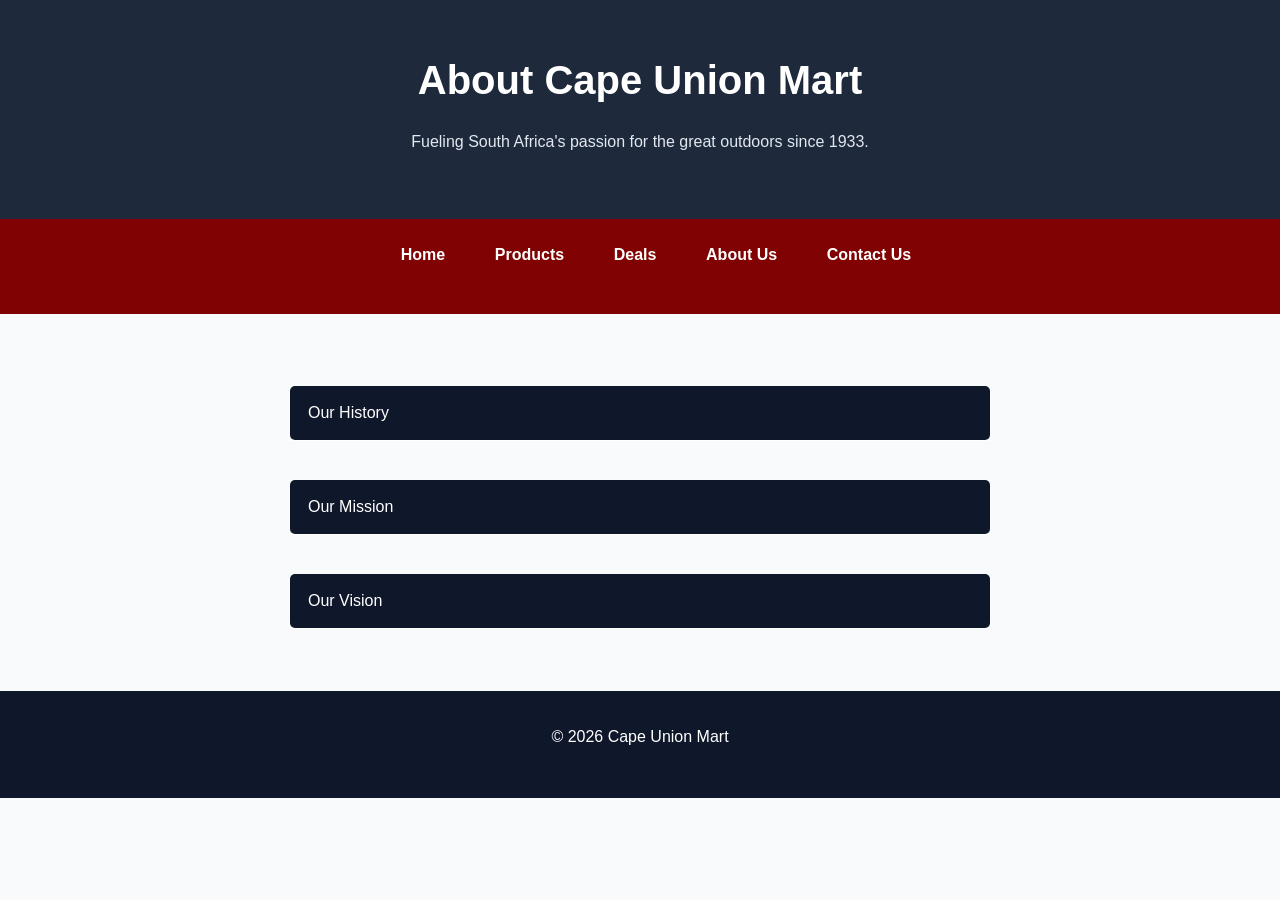
<file: aboutus.html>
<!-- 
    References & Technical Documentation Sources (SEO & Meta Tags):
    - Mozilla Developer Network. (2026). <meta>: The Metadata element. MDN Web Docs. Retrieved November 3, 2026, from https://developer.mozilla.org/en-US/docs/Web/HTML/Element/meta
    - Open Graph protocol. (2026). The Open Graph protocol specification. Open Graph. Retrieved November 3, 2026, from https://ogp.me/
    - X Corp. (2026). Getting Started with X Cards. X Developer Platform. Retrieved November 3, 2026, from https://developer.x.com/en/docs/x-for-websites/cards/overview/markup
    - Google Search Central. (2026). Introduction to robots.txt and Meta Tags. Google for Developers. Retrieved November 3, 2026, from https://developers.google.com/search/docs/crawling-indexing/robots-meta-tag
-->
<!DOCTYPE html>
<html lang="en">
<head>
    <meta charset="UTF-8">
    <meta name="viewport" content="width=device-width, initial-scale=1.0">

    <!-- SEO Meta Tags -->
   
    <meta name="description" content="Learn more about Cape Union Mart's rich history in equipping South African explorers for every trail, peak, and campsite since 1933.">
    <meta name="keywords" content="about Cape Union Mart, outdoor heritage, South African adventures, company history">
    <meta name="author" content="Cape Union Mart">
    <meta name="robots" content="index, follow">

    <!-- Open Graph Meta Tags (Social Media) -->
    <meta property="og:title" content="Cape Union Mart - About Us">
    <meta property="og:description" content="Learn more about our rich history in equipping South African explorers.">
    <meta property="og:type" content="website">
    <meta property="og:url" content="https://capeunionmart.co.za/aboutus.html">
    <meta property="og:image" content="https://capeunionmart.co.za/images/CapeUnionMart.jpg">

    <!-- Twitter Card Meta Tags -->
    <meta name="twitter:card" content="summary_large_image">
    <meta name="twitter:title" content="Cape Union Mart - About Us">
    <meta name="twitter:description" content="Learn more about our rich history in equipping South African explorers.">
    <meta name="twitter:image" content="https://capeunionmart.co.za/images/CapeUnionMart.jpg">

    <title>Cape Union Mart - About Us</title>
    <link rel="stylesheet" href="CSS/styles.css">
</head>
<body>

    <header>
        <h1>About Cape Union Mart</h1>
        <p>Fueling South Africa's passion for the great outdoors since 1933.</p>
    </header>

    <nav class="main-nav">
        <h2>Navigation</h2>
        <ul>
            <li><a href="Index.html">Home</a></li>
            <li><a href="products.html">Products</a></li>
            <li><a href="deals.html">Deals</a></li>
            <li><a href="aboutus.html">About Us</a></li>
            <li><a href="contactus.html">Contact Us</a></li>
        </ul>
    </nav>

    <main>

         <div class="accordion-container">

        <!--Accordion 1-->
        <button class="accordion" aria-expanded="false">
            Our History
        </button>

        <div class="panel">

            <p>
                 Founded in 1933 by Philip Krawitz, Cape Union Mart originated as an "Army and Navy Store" in Cape Town. Over
                 decades of innovation, quality service, and expansion, Cape Union Mart evolved into South Africa's favorite
                outdoor retail store, bringing top local and international brands to outdoor enthusiasts.
            </p>
        </div>

        <div class="accordion-container">

            <!--Accordion 2-->
            <button class="accordion" aria-expanded="false">
                Our Mission
            </button>

            <div class="panel">

                <p>
                    To equip our customers with high-performance gear and apparel, empowering everyone to explore, discover, and
                    enjoy the great outdoors safely and comfortably.
                </p>
            </div>

            <div class="accordion-container">

                <!--Accordion 3-->
                <button class="accordion" aria-expanded="false">
                    Our Vision
                </button>

            <div class="panel">

            <p>
                To remain South Africa's leading outdoor lifestyle retailer by inspiring adventure, delivering exceptional
                quality, and pioneering sustainable outdoor practices.
            </p>
        </div>

     </div>

       
    </main>

    

    <footer>
        <p>&copy; 2026 Cape Union Mart</p>
    </footer>

     <script src="Javascript/accordion.js"></script>

</body>
</html>
</file>
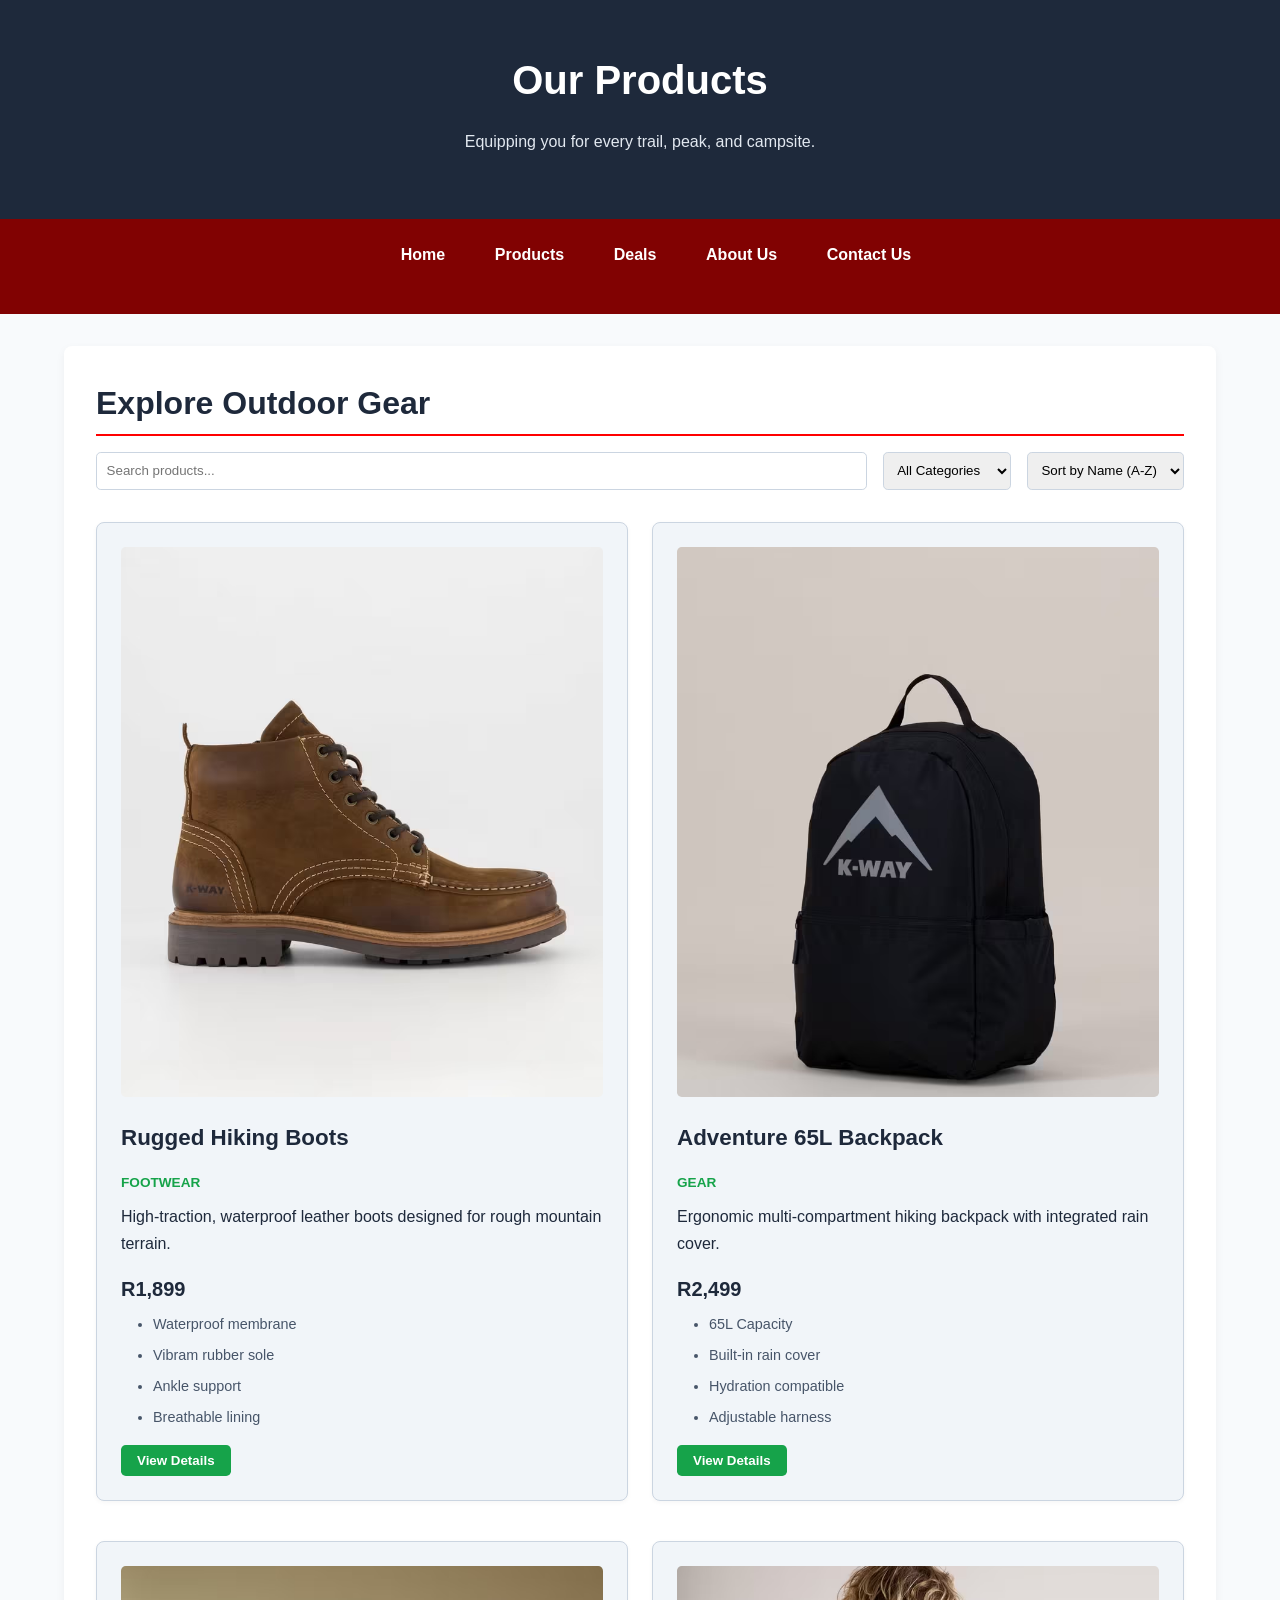
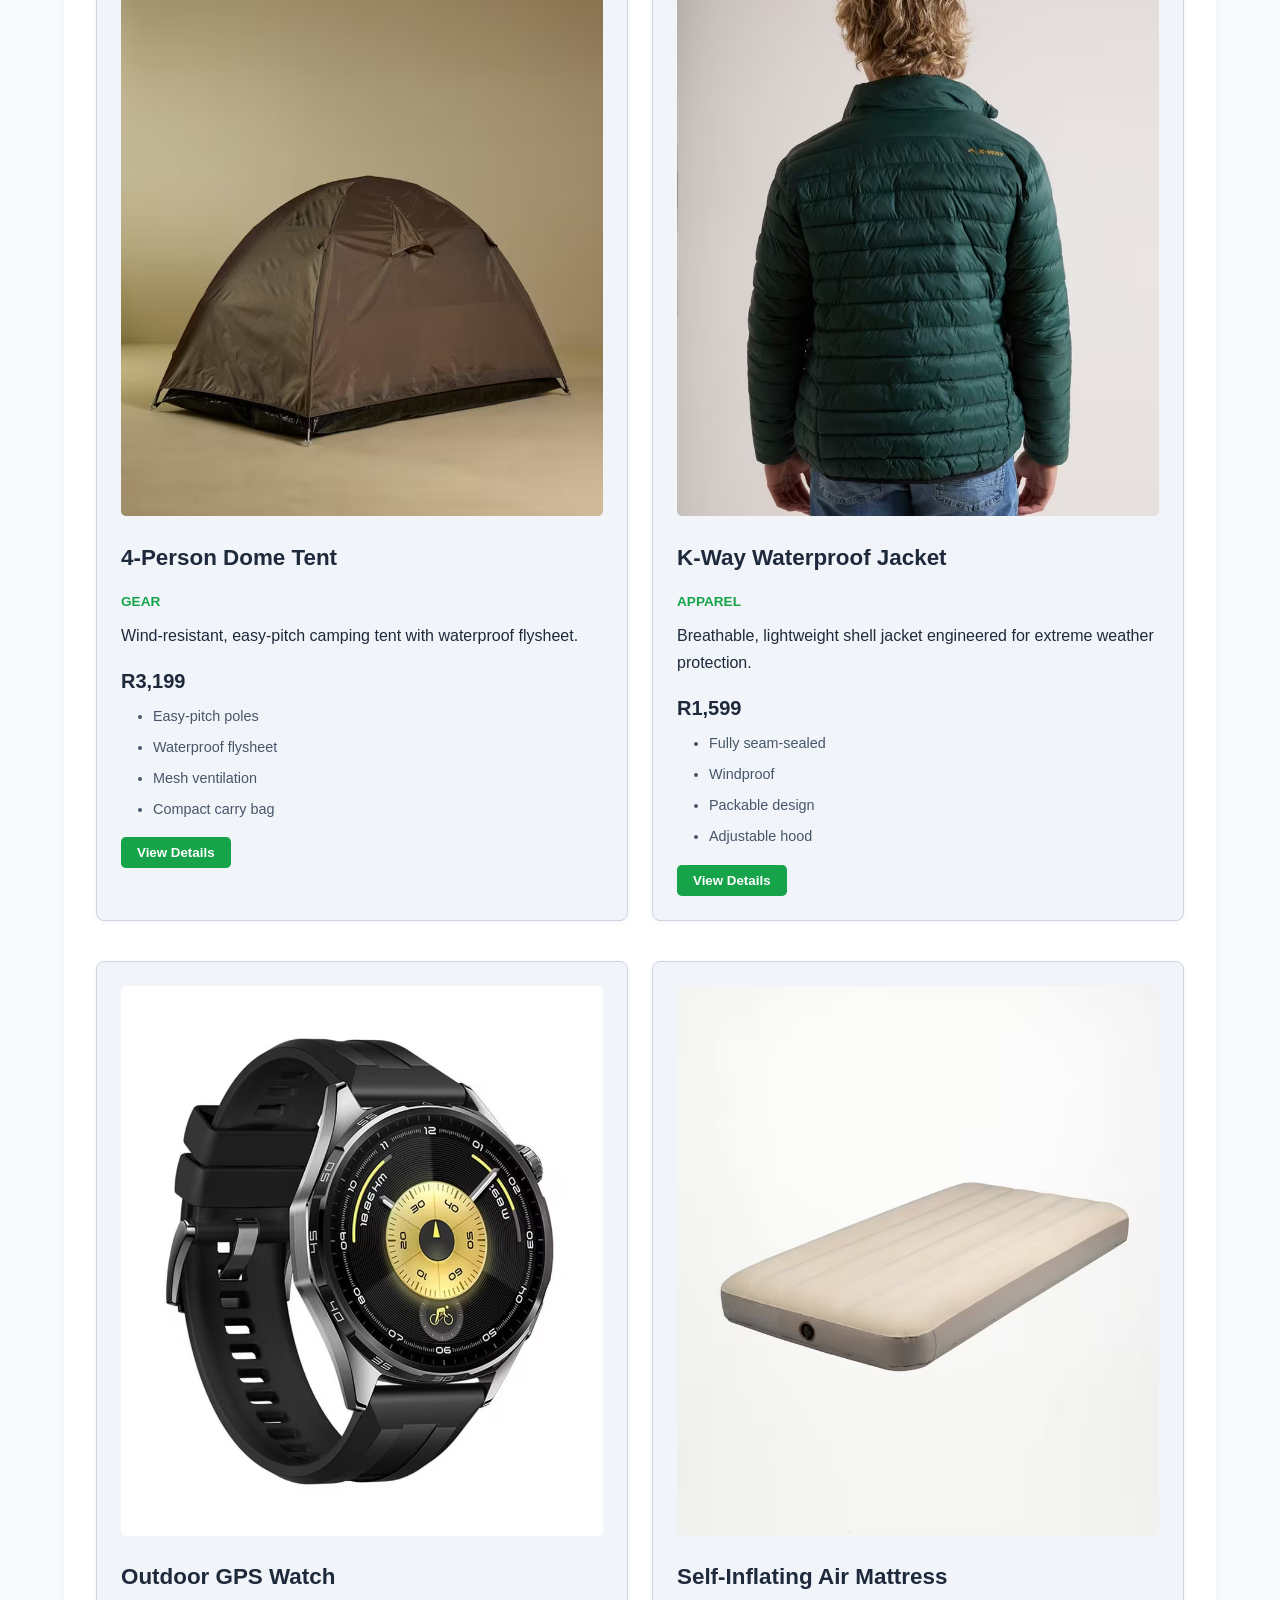
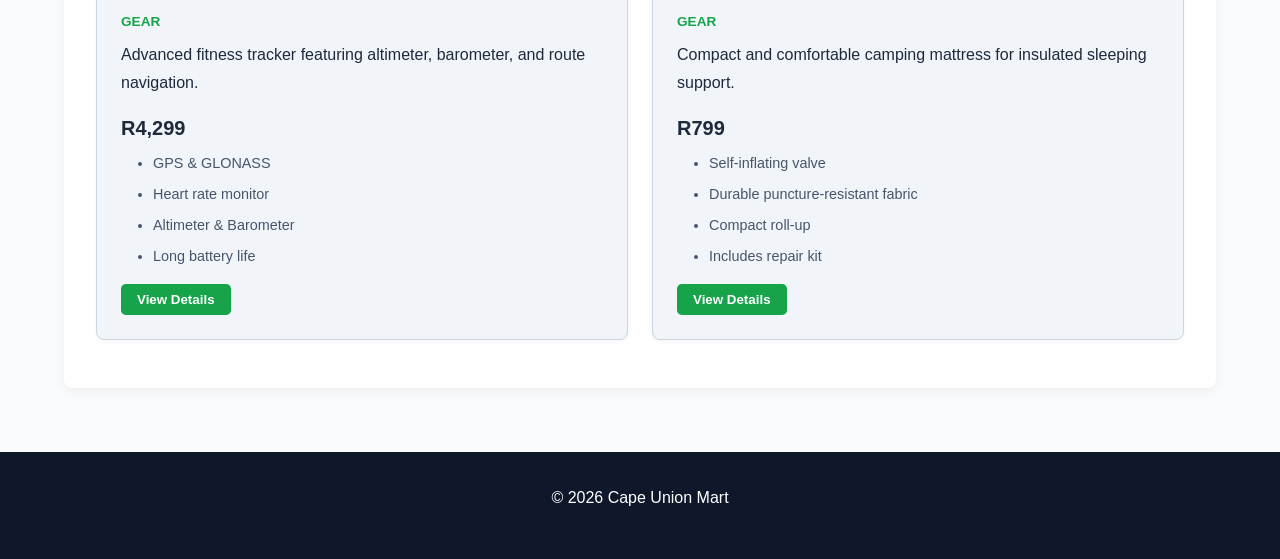
<file: products.html>
<!--1. HTML5 & SEMANTIC MARKUP ARCHITECTURE:
       - MDN Web Docs. (2026). HTML: A good basis for accessibility. Mozilla Developer Network. 
         Retrieved 3rd November, from https://developer.mozilla.org/en-US/docs/Learn/Accessibility/HTML
       - W3Schools. (2026). HTML Semantic Elements. W3Schools Online Web Tutorials. 
         Retrieved 3rd November, from https://www.w3schools.com/html/html5_semantic_elements.asp

    2. CSS LAYOUT, GRID & SHAPE STYLING:
       - MDN Web Docs. (2026). CSS Grid Layout. Mozilla Developer Network. 
         Retrieved 3rd November, from https://developer.mozilla.org/en-US/docs/Web/CSS/CSS_grid_layout
       - W3Schools. (2026). CSS border-radius Property. W3Schools Online Web Tutorials. 
         Retrieved 3rd November, from https://www.w3schools.com/cssref/css3_pr_border-radius.php

    3. LIGHTBOX MODAL & EVENT HANDLING (LIGHTBOX.JS):
       - MDN Web Docs. (2026). Introduction to events. Mozilla Developer Network. 
         Retrieved 3rd November, from https://developer.mozilla.org/en-US/docs/Learn/JavaScript/Building_blocks/Events
       - MDN Web Docs. (2026). Event: stopPropagation() method. Mozilla Developer Network. 
         Retrieved 3rd November, from https://developer.mozilla.org/en-US/docs/Web/API/Event/stopPropagation
       - W3Schools. (2026). How To Create a Lightbox / Modal. W3Schools Online Web Tutorials. 
         Retrieved 3rd November, from https://www.w3schools.com/howto/howto_js_lightbox.asp
-->

<!-- 
    References & Technical Documentation Sources (SEO & Meta Tags):
    - Mozilla Developer Network. (2026). <meta>: The Metadata element. MDN Web Docs. Retrieved November 3, 2026, from https://developer.mozilla.org/en-US/docs/Web/HTML/Element/meta
    - Open Graph protocol. (2026). The Open Graph protocol specification. Open Graph. Retrieved November 3, 2026, from https://ogp.me/
    - X Corp. (2026). Getting Started with X Cards. X Developer Platform. Retrieved November 3, 2026, from https://developer.x.com/en/docs/x-for-websites/cards/overview/markup
    - Google Search Central. (2026). Introduction to robots.txt and Meta Tags. Google for Developers. Retrieved November 3, 2026, from https://developers.google.com/search/docs/crawling-indexing/robots-meta-tag
-->

<!DOCTYPE html>
<html lang="en">
<head>
    <meta charset="UTF-8">
    <meta name="viewport" content="width=device-width, initial-scale=1.0">

    <!-- SEO Meta Tags -->
    
    <meta name="description" content="Browse our wide selection of rugged hiking boots, camping gear, backpacks, and weather-resistant apparel built for endurance.">
    <meta name="keywords" content="hiking boots, camping tents, backpacks, outdoor apparel, waterproof jackets, gear catalog">
    <meta name="author" content="Cape Union Mart">
    <meta name="robots" content="index, follow">

    <!-- Open Graph Meta Tags (Social Media) -->
    <meta property="og:title" content="Cape Union Mart - Product Catalog & Outdoor Gear">
    <meta property="og:description" content="Shop top-tier footwear, camping gear, and apparel engineered for the trail.">
    <meta property="og:type" content="website">
    <meta property="og:url" content="https://capeunionmart.co.za/products.html">
    <meta property="og:image" content="https://capeunionmart.co.za/images/Backpack.jpg">

    <!-- Twitter Card Meta Tags -->
    <meta name="twitter:card" content="summary_large_image">
    <meta name="twitter:title" content="Cape Union Mart - Product Catalog">
    <meta name="twitter:description" content="Browse our wide selection of rugged hiking boots, camping gear, and apparel.">
    <meta name="twitter:image" content="https://capeunionmart.co.za/images/Backpack.jpg">

    <title>Cape Union Mart - Products</title>
    <link rel="stylesheet" href="CSS/styles.css">
</head>
<body>

    <header>
        <h1>Our Products</h1>
        <p>Equipping you for every trail, peak, and campsite.</p>
    </header>

    <nav class="main-nav">
        <h2>Navigation</h2>
        <ul>
            <li><a href="Index.html">Home</a></li>
            <li><a href="products.html">Products</a></li>
            <li><a href="deals.html">Deals</a></li>
            <li><a href="aboutus.html">About Us</a></li>
            <li><a href="contactus.html">Contact Us</a></li>
        </ul>
    </nav>

    <main>
        <section>
            <h2>Explore Outdoor Gear</h2>
            
            <!-- Search & Filter Controls -->
            <div class="filter-controls" style="margin-bottom: 2rem; display: flex; gap: 1rem; flex-wrap: wrap;">
                <input type="text" id="search-input" placeholder="Search products..." style="padding: 0.6rem; flex: 1; min-width: 200px; border: 1px solid #cbd5e1; border-radius: 0.3rem;">
                
                <select id="category-filter" style="padding: 0.6rem; border: 1px solid #cbd5e1; border-radius: 0.3rem;">
                    <option value="all">All Categories</option>
                    <option value="footwear">Footwear</option>
                    <option value="gear">Camping Gear</option>
                    <option value="apparel">Apparel</option>
                </select>

                <select id="sort-select" style="padding: 0.6rem; border: 1px solid #cbd5e1; border-radius: 0.3rem;">
                    <option value="name-asc">Sort by Name (A-Z)</option>
                    <option value="name-desc">Sort by Name (Z-A)</option>
                    <option value="price-asc">Price (Low to High)</option>
                    <option value="price-desc">Price (High to Low)</option>
                </select>
            </div>

            <!-- Loading Indicator -->
            <div id="loading-indicator" style="text-align: center; padding: 2rem; font-weight: bold;">
                Loading products...
            </div>

            <!-- No Results Message -->
            <div id="no-results" style="display: none; text-align: center; padding: 2rem; color: #64748b;">
                No products found matching your search.
            </div>

            <!-- Dynamic Products Grid -->
            <div id="products-container" class="card-grid"></div>
        </section>
    </main>

    <footer>
        <p>&copy; 2026 Cape Union Mart</p>
    </footer>

    <!-- JavaScript -->
    <script src="Javascript/products.js"></script>
</body>
</html>
</file>
<file: CSS/styles.css>
/* CSS RESET */
*{
    margin: 0;
    padding: 0;
    box-sizing: border-box;
}

/* Base Styles */
body{
    font-family: Arial, Helvetica, sans-serif;
    font-size: 1rem;
    line-height: 1.6;
    color: #1E293B;
    background-color: #f8fafc;
}

main{
    width: 90%;
    margin: 0 auto;
    padding: 2rem 0;
}

/* Logo */

/*https://www.w3schools.com/cssref/css3_pr_border-radius.php*/
.profile-image{
    width: 180px;
    max-width: 100%;
    height: auto;
    margin-top: 1rem;
    margin-bottom: 1rem;
    border-radius: 50%;
    border: 3px solid red
}

.product-thumb {
    width: 100%;
    height: 550px;
    object-fit: cover;
    border-radius: 0.3rem;
    margin-bottom: 1rem;
}

/* Typography Hierarchy */
h1{
    font-size: 2.5rem;
    font-weight: 700;
    margin-bottom: 0.5rem;
}

h2{
    font-size: 2rem;
    font-weight: 700;
    margin-bottom: 1rem;
}

h3{
    font-size: 1.4rem;
    font-weight: 700;
    margin-bottom: 0.8rem;
}

h4{
    font-size: 1.1rem;
    font-weight: 700;
    margin-bottom: 0.5rem;
}

p{
    font-size: 1rem;
    line-height: 1.7;
    margin-bottom: 1rem;
}

/* Header */
header{
    text-align: center;
    background-color: #1E293B;
    color: white;
    padding: 3rem 1rem;
}

header p{
    max-width: 700px;
    margin: 1rem auto;
    color: #e2e8f0;
}

/* Navigation Bar */
.main-nav{
    background-color: rgb(129, 2, 2);
    padding: 1rem;
    position: sticky;
    top: 0;
    z-index: 100;
}

.main-nav h2{
    display: none;
}

.main-nav ul{
    list-style-type: none;
    display: flex;
    justify-content: center;
    align-items: center;
    gap: 1.5rem;
    flex-wrap: wrap;
}

.main-nav a{
    color: white;
    text-decoration: none;
    font-weight: bold;
    padding: 0.4rem 0.8rem;
    display: inline-block;
    transition: background-color 0.2s ease;
}

/* Section Styling */
section{
    background-color: white;
    margin-bottom: 2rem;
    padding: 2rem;
    border-radius: 0.5rem;
    box-shadow: 0 0.2rem 0.6rem rgba(0,0,0,0.05);
}

section h2{
    color: #1E293B;
    margin-bottom: 1rem;
    border-bottom: 0.15rem solid red;
    padding-bottom: 0.3rem;
}

/* Cards & Grid */
.card{
    background-color: #f1f5f9;
    border: 1px solid #cbd5e1;
    padding: 1.5rem;
    margin-bottom: 1rem;
    border-radius: 0.5rem;
    box-shadow: 0 0.1rem 0.3rem rgba(0,0,0,0.04);
}


.card-grid{
    display: grid;
    grid-template-columns: repeat(2, 1fr);
    gap: 1.5rem;
}


#products h2{
    grid-column: 1 / -1;
}

/* Lists */
ul, ol{
    margin-left: 2rem;
    margin-bottom: 1rem;
}

li{
    margin-bottom: 0.5rem;
}

/* Contact Form */
.contact-form{
    max-width: 600px;
    margin: 0 auto;
}

.contact-form input,
.contact-form textarea{
    width: 100%;
    padding: 0.8rem;
    margin-top: 0.3rem;
    margin-bottom: 1rem;
    border: 1px solid #cbd5e1;
    border-radius: 0.3rem;
    font-size: 1rem;
}

.contact-form button{
    padding: 0.8rem 1.5rem;
    font-size: 1rem;
    border: none;
    background-color: #16A34A;
    color: white;
    border-radius: 0.3rem;
    cursor: pointer;
    font-weight: bold;
}

/* Responsive Map Container */
.map-container {
    width: 100%;
    max-width: 800px;
    margin: 2rem auto;
    text-align: center;
}

.map-container iframe {
    width: 100%;
    height: 350px;
    border: 0;
    border-radius: 0.5rem;
}

/* Footer */
footer{
    text-align: center;
    background-color: #0f172a;
    color: white;
    padding: 2rem 1rem;
}

footer a{
    color: #4ade80;
    text-decoration: underline;
}

/* Pseudo-Classes */
.main-nav a:hover{
    background-color: black;
    border-radius: 0.3rem;
}

.main-nav a:focus{
    outline: 0.2rem solid #4ade80;
}

.main-nav a:active{
    background-color: #166534;
}

.contact-form input:focus,
.contact-form textarea:focus{
    border-color: #16A34A;
    outline: 0.15rem solid #bbf7d0;
}

.contact-form button:hover{
    background-color: #15803d;
}

/* Tablet Media Query */
@media (max-width: 900px){
    #products,
    .card-grid{
        grid-template-columns: 1fr;
    }

    .main-nav ul{
        gap: 0.8rem;
    }

    main{
        width: 92%;
    }
}

/* Mobile Media Query */
@media(max-width: 600px){
    body{
        font-size: 0.95rem;
    }

    header{
        padding: 2rem 1rem;
    }

    .main-nav ul{
        flex-direction: column;
        align-items: stretch;
        text-align: center;
        gap: 0.5rem;
    }

    main{
        width: 95%;
        padding: 1rem 0;
    }

    h1{
        font-size: 1.8rem;
    }

    h2{
        font-size: 1.4rem;
    }

    .contact-form button{
        width: 100%;
    }

    .map-container iframe {
        height: 250px;
    }
}

 .accordion-container {
            max-width: 700px;
            margin: 30px auto;
        }

        .accordion {
            background-color: #0f172a;
            color: white;
            cursor: pointer;
            padding: 18px;
            width: 100%;
            border: none;
            text-align: left;
            font-size: 16px;
            margin-top: 10px;
            border-radius: 5px;
            transition: background-color 0.3s;
        }

        .accordion:hover {
            background-color: rgb(127, 7, 7);
        }

        .accordion:active {
            background-color: #004085;
        }

        .panel {
            background-color: white;
            padding: 0.18px;
            max-height: 0;
            overflow: hidden;
            transition: max-height 0.3s ease,
                padding 0.3s ease;
        }

        .panel.open {
            padding: 15px 18px;

        }

        .panel p {
            line-height: 1.5;
            color: #333;
            font-weight: bold;
            margin: 0;
        }

        /* Map Design */
#map{
    height: 500px;
    width: 100%;

    border-radius: 12px;
    border: 3px solid white;

    box-shadow: 0 5px 20px rgba(0, 0, 0, 0.15);

    /*Enterance Animation*/
    animation: sildeUp 1s ease-out;
}

/* Gallery Styling */
.gallery {
    display: flex;
    justify-content: center;
    flex-wrap: wrap;
    gap: 1rem;
    padding: 2rem;
}

.gallery img {
    width: 200px;
    height: 150px;
    object-fit: cover;
    cursor: pointer;
    border-radius: 8px;
    transition: transform 0.3s ease, opacity 0.3s ease;
}

.gallery img:hover {
    opacity: 0.8;
    transform: scale(1.05);
}

/* Lightbox Background */
.lightbox {
    display: none;
    position: fixed;
    top: 0;
    left: 0;
    width: 100%;
    height: 100%;
    background-color: rgba(0, 0, 0, 0.9);
    justify-content: center;
    align-items: center;
    z-index: 1000;
}

/* Large Image in Lightbox */
.lightbox img {
    max-width: 80%;
    max-height: 80%;
    border-radius: 5px;
    animation: zoomin 0.3s ease;
}

/* Zoom Animation */
@keyframes zoomin {
    from {
        transform: scale(0.5);
        opacity: 0;
    }
    to {
        transform: scale(1);
        opacity: 1;
    }
}

/* Close Button */
.close {
    position: absolute;
    top: 20px;
    right: 30px;
    color: white;
    background: none;
    border: none;
    font-size: 40px;
    cursor: pointer;
}

.close:hover {
    color: #16A34A;
}
</file>
